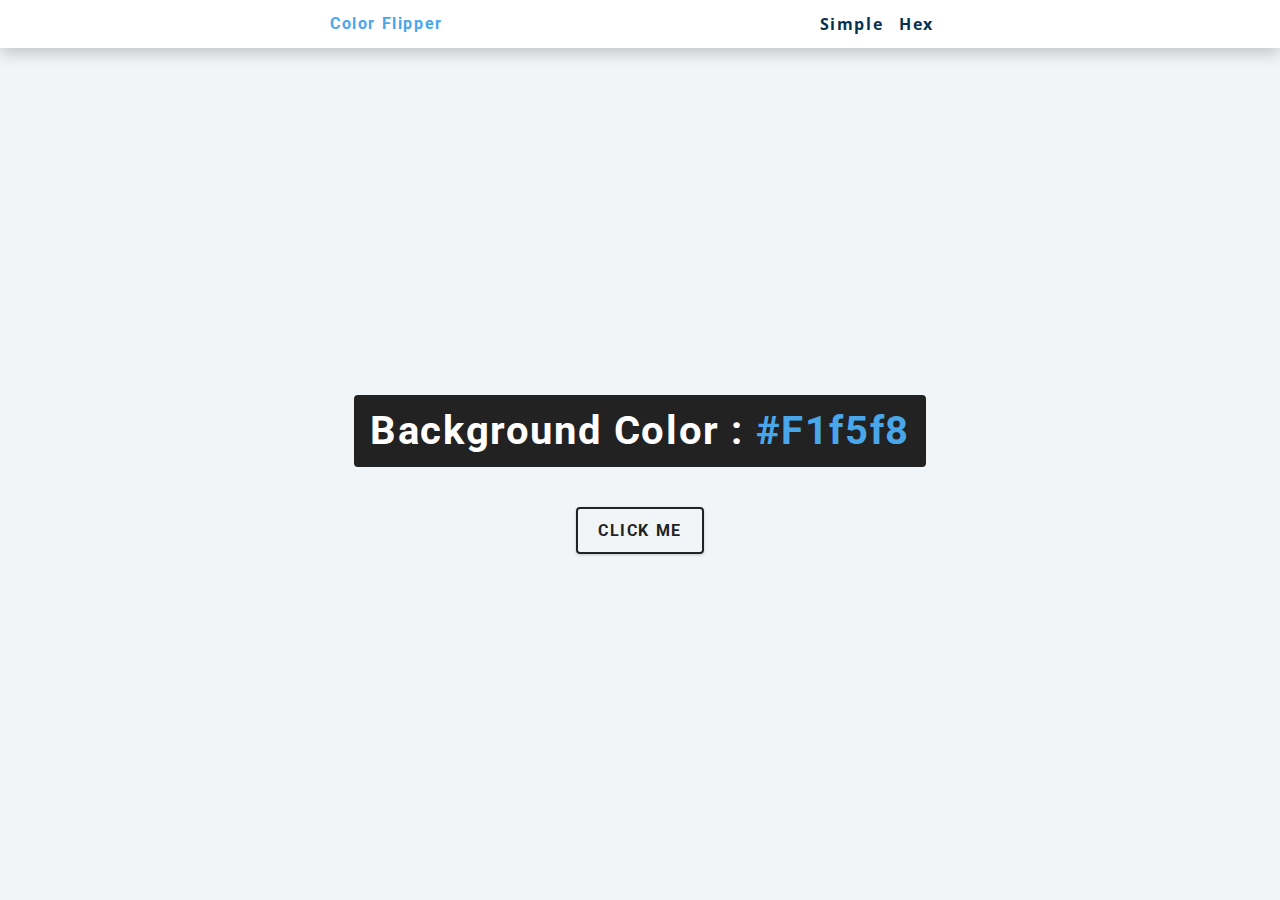
<file: 01-color-flipper/index.html>
<!DOCTYPE html>
<html lang="en">
  <head>
    <meta charset="UTF-8" />
    <meta name="viewport" content="width=device-width, initial-scale=1.0" />
    <title>Color Flipper || Simple</title>

    <!-- styles -->
    <link rel="stylesheet" href="styles.css" />
  </head>
  <body>
    <nav>
      <div class="nav-center">
        <h4>color flipper</h4>
        <ul class="nav-links">
          <li>
            <a href="index.html">simple</a>
          </li>
          <li>
            <a href="hex.html">hex</a>
          </li>
        </ul>
      </div>
    </nav>
    <main>
      <div class="container">
        <h2>background color : <span class="color"> #f1f5f8 </span></h2>
        <button class="btn btn-hero" id="btn">click me</button>
      </div>
    </main>
    <!-- javascript -->
    <script src="app.js"></script>
  </body>
</html>
</file>
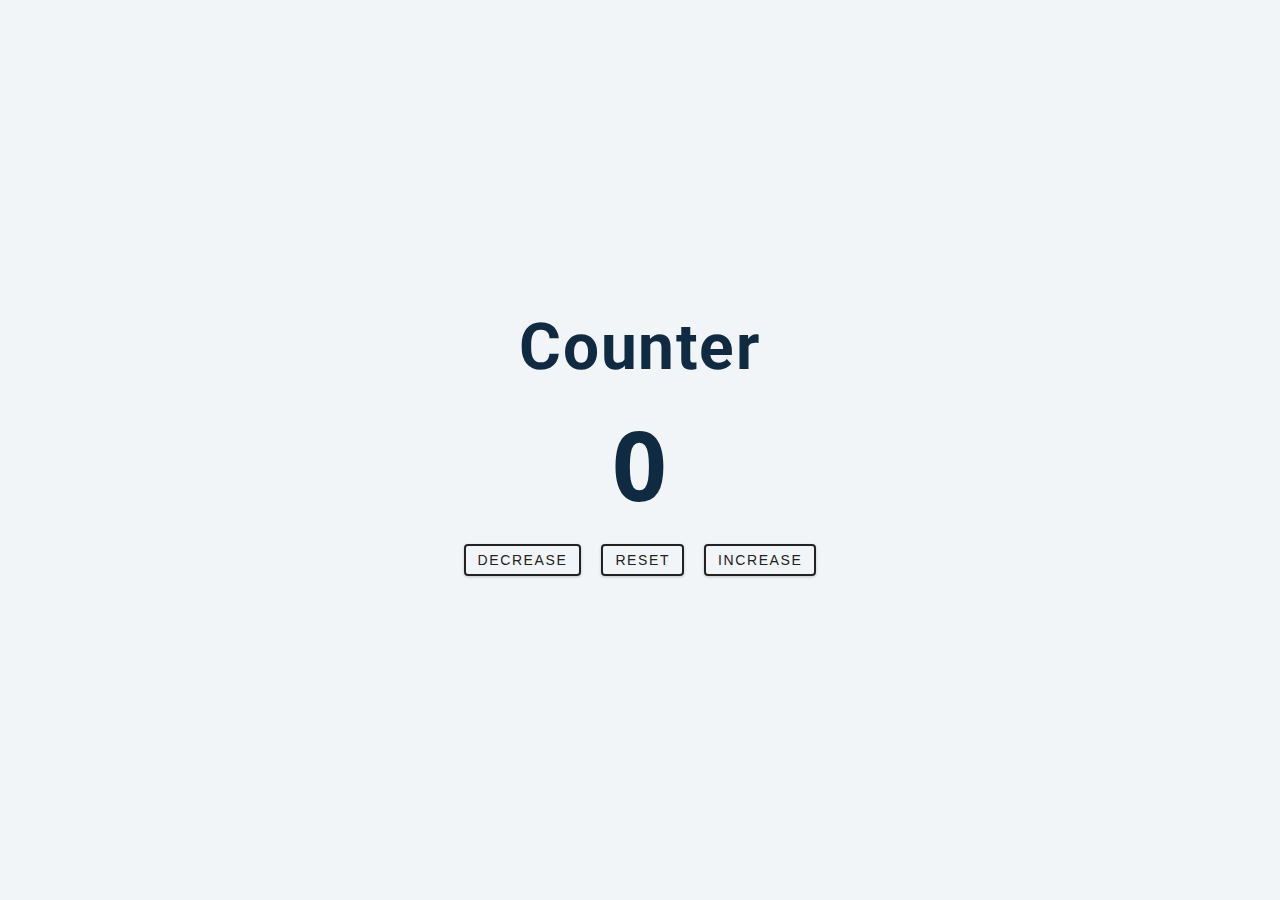
<file: 02-counter/index.html>
<!DOCTYPE html>
<html lang="en">
  <head>
    <meta charset="UTF-8" />
    <meta name="viewport" content="width=device-width, initial-scale=1.0" />
    <title>Counter</title>

    <!-- styles -->
    <link rel="stylesheet" href="styles.css" />
  </head>
  <body>
    <main>
      <div class="container">
        <h1>Counter</h1>
        <span id="value">0</span>
        <div class="button-container">
          <button class="btn decrease">decrease</button>
          <button class="btn reset">reset</button>
          <button class="btn increase">increase</button>
        </div>
      </div>
    </main>
    <!-- javascript -->
    <script src="app.js"></script>
  </body>
</html>
</file>
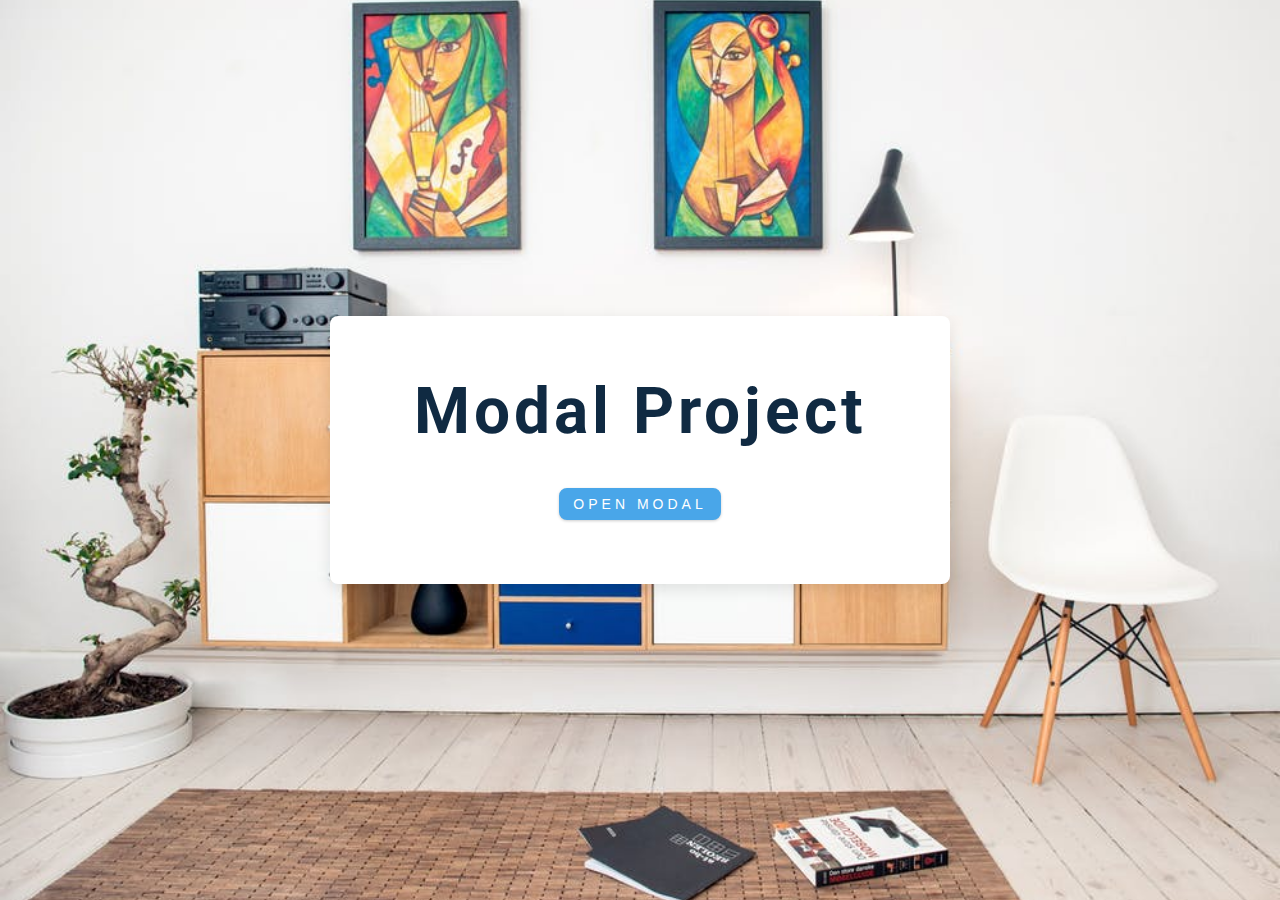
<file: 06-modal/index.html>
<!DOCTYPE html>
<html lang="en">
  <head>
    <meta charset="UTF-8" />
    <meta name="viewport" content="width=device-width, initial-scale=1.0" />
    <title>Modal</title>
    <!-- font-awesome -->
    <link
      rel="stylesheet"
      href="https://cdnjs.cloudflare.com/ajax/libs/font-awesome/5.14.0/css/all.min.css"
    />
    <!-- styles -->
    <link rel="stylesheet" href="style.css" />
  </head>
  <body>
    <!-- hero -->
    <header class="hero">
      <div class="banner">
        <h1>modal project</h1>
        <button class="btn modal-btn">open modal</button>
      </div>
    </header>
    <!-- modal -->
    <div class="modal-overlay">
      <div class="modal-container">
        <h3>modal content</h3>
        <button class="close-btn"><i class="fas fa-times"></i></button>
      </div>
    </div>
    <!-- javascript -->
    <script src="app.js"></script>
  </body>
</html>
</file>
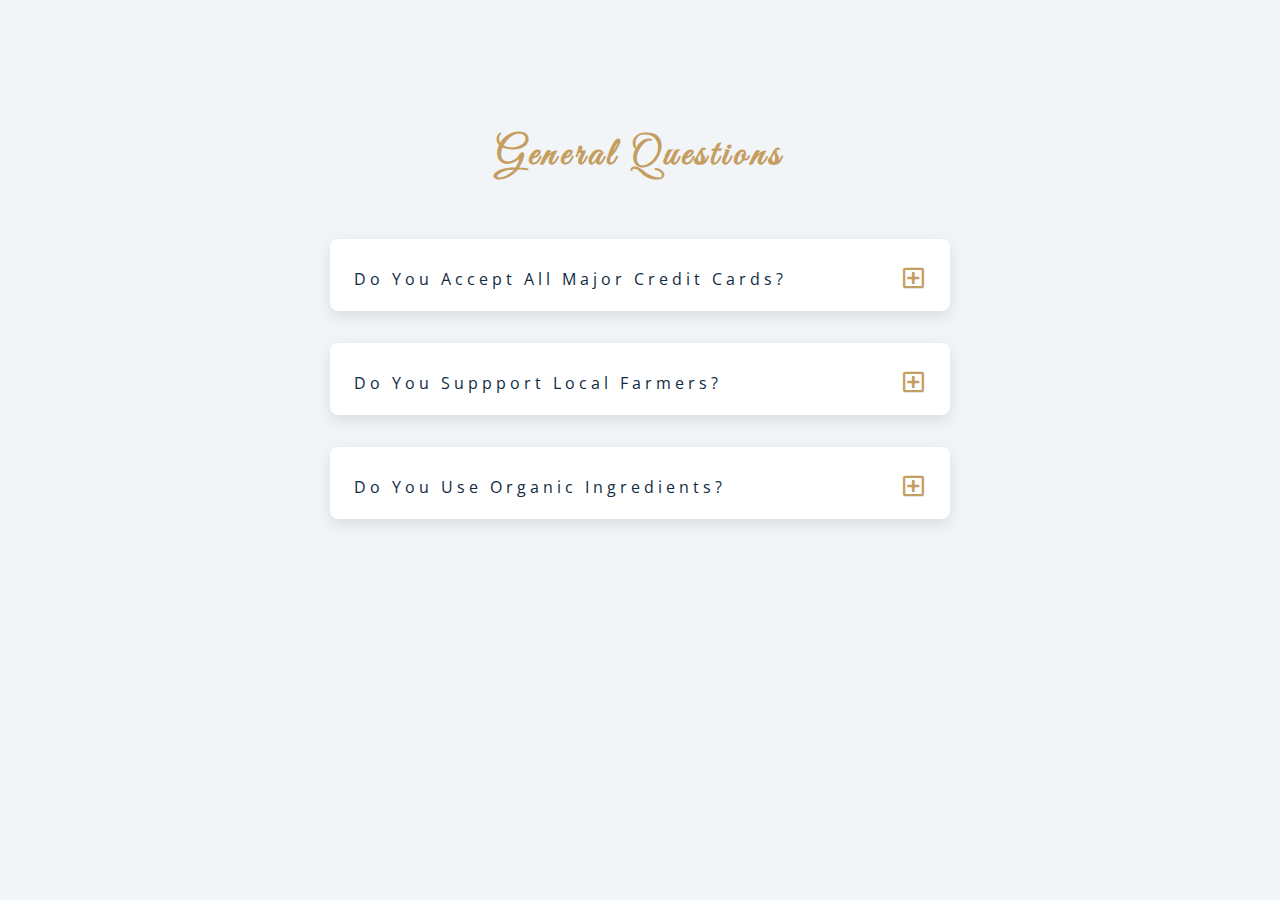
<file: 07_questions/index.html>
<!DOCTYPE html>
<html lang="en">
  <head>
    <meta charset="UTF-8" />
    <meta name="viewport" content="width=device-width, initial-scale=1.0" />
    <title>Q & A</title>
    <!-- font-awesome -->
    <link rel="stylesheet" href="https://cdnjs.cloudflare.com/ajax/libs/font-awesome/5.14.0/css/all.min.css" />
    <!-- extra fonts -->
    <link
      href="https://fonts.googleapis.com/css?family=Great+Vibes&display=swap"
      rel="stylesheet"
    />
    <!-- styles -->
    <link rel="stylesheet" href="styles.css" />
  </head>
  <body>
      <section class="questions">
        <!-- title -->
        <div class="title">
          <h2>general questions</h2>
        </div>
        <!-- questions -->
        <div class="section-center">
          <!-- single question -->
          <article class="question">
            <!-- question title -->
            <div class="question-title">
              <p>do you accept all major credit cards?</p>
              <button type="button" class="question-btn">
                <span class="plus-icon">
                  <i class="far fa-plus-square"></i>
                </span>
                <span class="minus-icon">
                  <i class="far fa-minus-square"></i>
                </span>
              </button>
            </div>
            <!-- question text -->
            <div class="question-text">
              <p>1
                Lorem ipsum dolor sit amet, consectetur adipisicing elit. Est
                dolore illo dolores quia nemo doloribus quaerat, magni numquam
                repellat reprehenderit.
              </p>
            </div>
          </article>
          <!-- end of single question -->
          <!-- single question -->
          <article class="question">
            <!-- question title -->
            <div class="question-title">
              <p>do you suppport local farmers?</p>
              <button type="button" class="question-btn">
                <span class="plus-icon">
                  <i class="far fa-plus-square"></i>
                </span>
                <span class="minus-icon">
                  <i class="far fa-minus-square"></i>
                </span>
              </button>
            </div>
            <!-- question text -->
            <div class="question-text">
              <p>2
                Lorem ipsum dolor sit amet, consectetur adipisicing elit. Est
                dolore illo dolores quia nemo doloribus quaerat, magni numquam
                repellat reprehenderit.
              </p>
            </div>
          </article>
          <!-- end of single question -->
          <!-- single question -->
          <article class="question">
            <!-- question title -->
            <div class="question-title">
              <p>do you use organic ingredients?</p>
              <!-- button -->
              <button type="button" class="question-btn">
                <span class="plus-icon">
                  <i class="far fa-plus-square"></i>
                </span>
                <span class="minus-icon">
                  <i class="far fa-minus-square"></i>
                </span>
              </button>
            </div>
            <!-- question text -->
            <div class="question-text">
              <p>3
                Lorem ipsum dolor sit amet, consectetur adipisicing elit. Est
                dolore illo dolores quia nemo doloribus quaerat, magni numquam
                repellat reprehenderit.
              </p>
            </div>
          </article>
          <!-- end of single question -->
      </section>
    </main>
    <!-- javascript -->
    <script src="app.js"></script>
  </body>
</html>
</file>
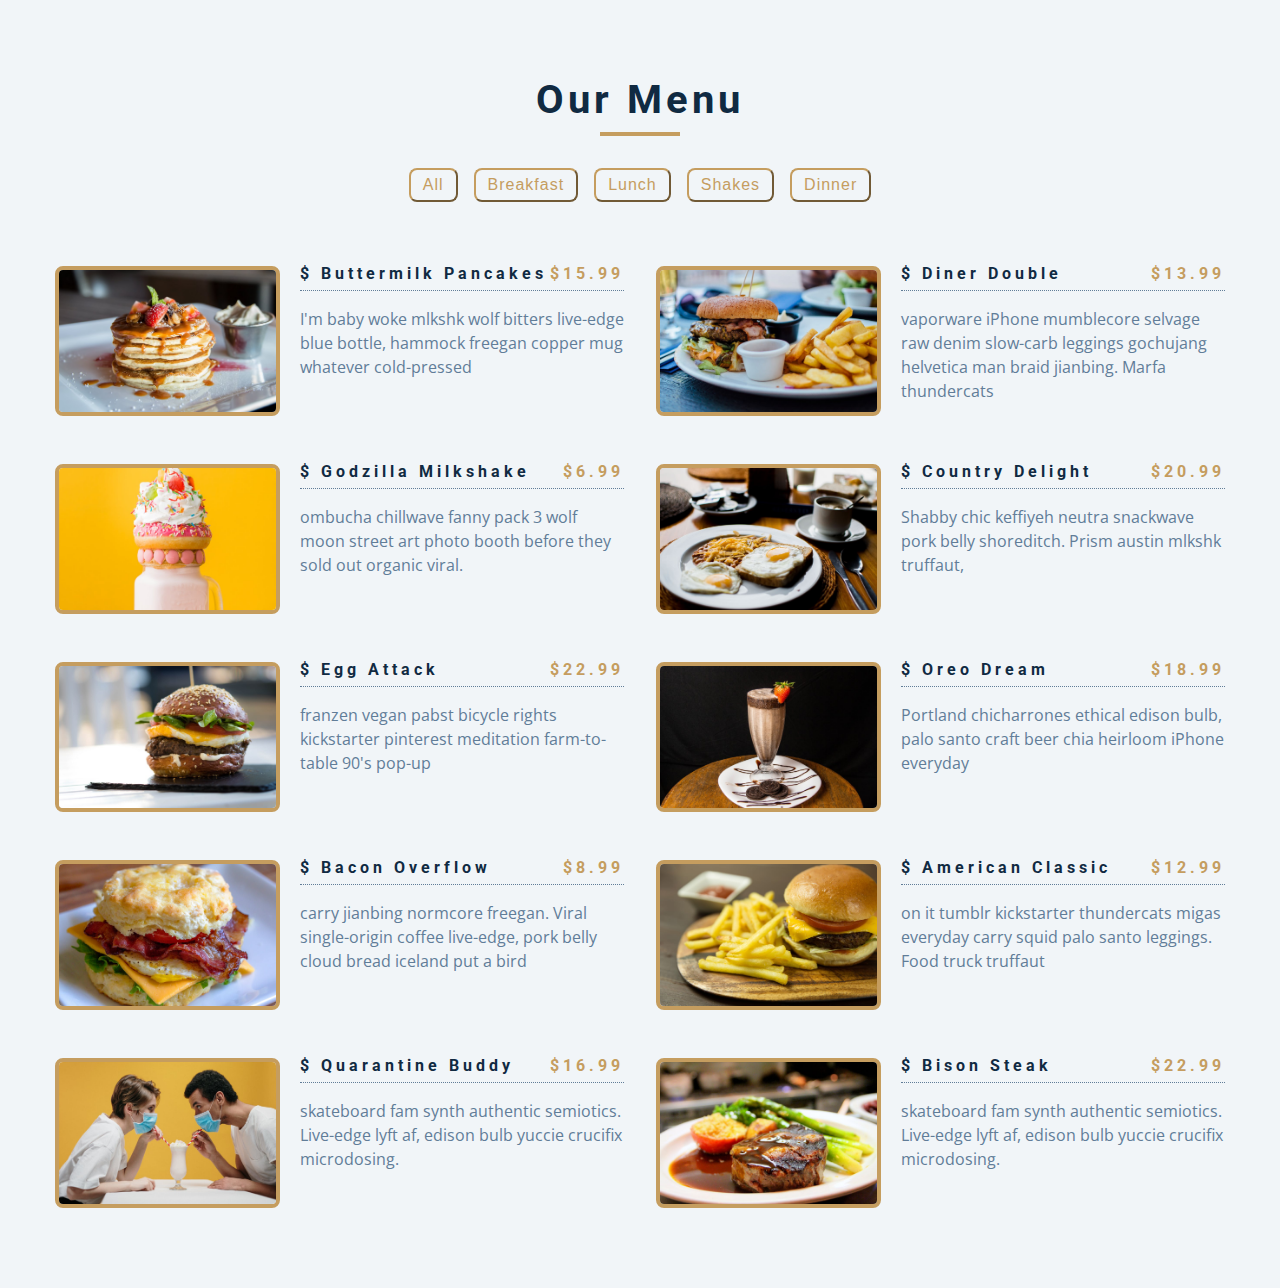
<file: 08-menu-display/index.html>
<!DOCTYPE html>
<html lang="en">
  <head>
    <meta charset="UTF-8" />
    <meta name="viewport" content="width=device-width, initial-scale=1.0" />
    <title>Starter</title>
    <!-- font-awesome -->
    <link
      rel="stylesheet"
      href="https://cdnjs.cloudflare.com/ajax/libs/font-awesome/5.14.0/css/all.min.css"
    />
    <!-- styles -->
    <link rel="stylesheet" href="style.css" />
  </head>
  <body>
    <section class="menu">
      <div class="title">
        <h2>our menu</h2>
        <div class="underline"></div>
      </div>
      <div class="btn-container">
        <!-- <button class="filter-btn" type="button" data-id="all">all</button>
        <button class="filter-btn" type="button" data-id="breakfast">
          breakfast
        </button>
        <button class="filter-btn" type="button" data-id="lunch">lunch</button>
        <button class="filter-btn" type="button" data-id="shakes">
          shakes
        </button> -->
      </div>
      <div class="section-center">
        <!-- <article class="menu-item">
          <img src="./images/item-1.jpeg" class="photo" alt="menu item" />
          <div class="item-info">
            <header>
              <h4>Buttermilk Pancakes</h4>
              <h4 class="price">$15</h4>
            </header>
            <p class="item-text">
              Lorem, ipsum dolor sit amet consectetur adipisicing elit. Aliquid
              odit eveniet a nisi pariatur reiciendis accusantium ducimus, eaque
              sed iusto.
            </p>
          </div>
        </article>-->
      </div>
    </section>
    <!-- javascript -->
    <script src="app.js"></script>
  </body>
</html>
</file>
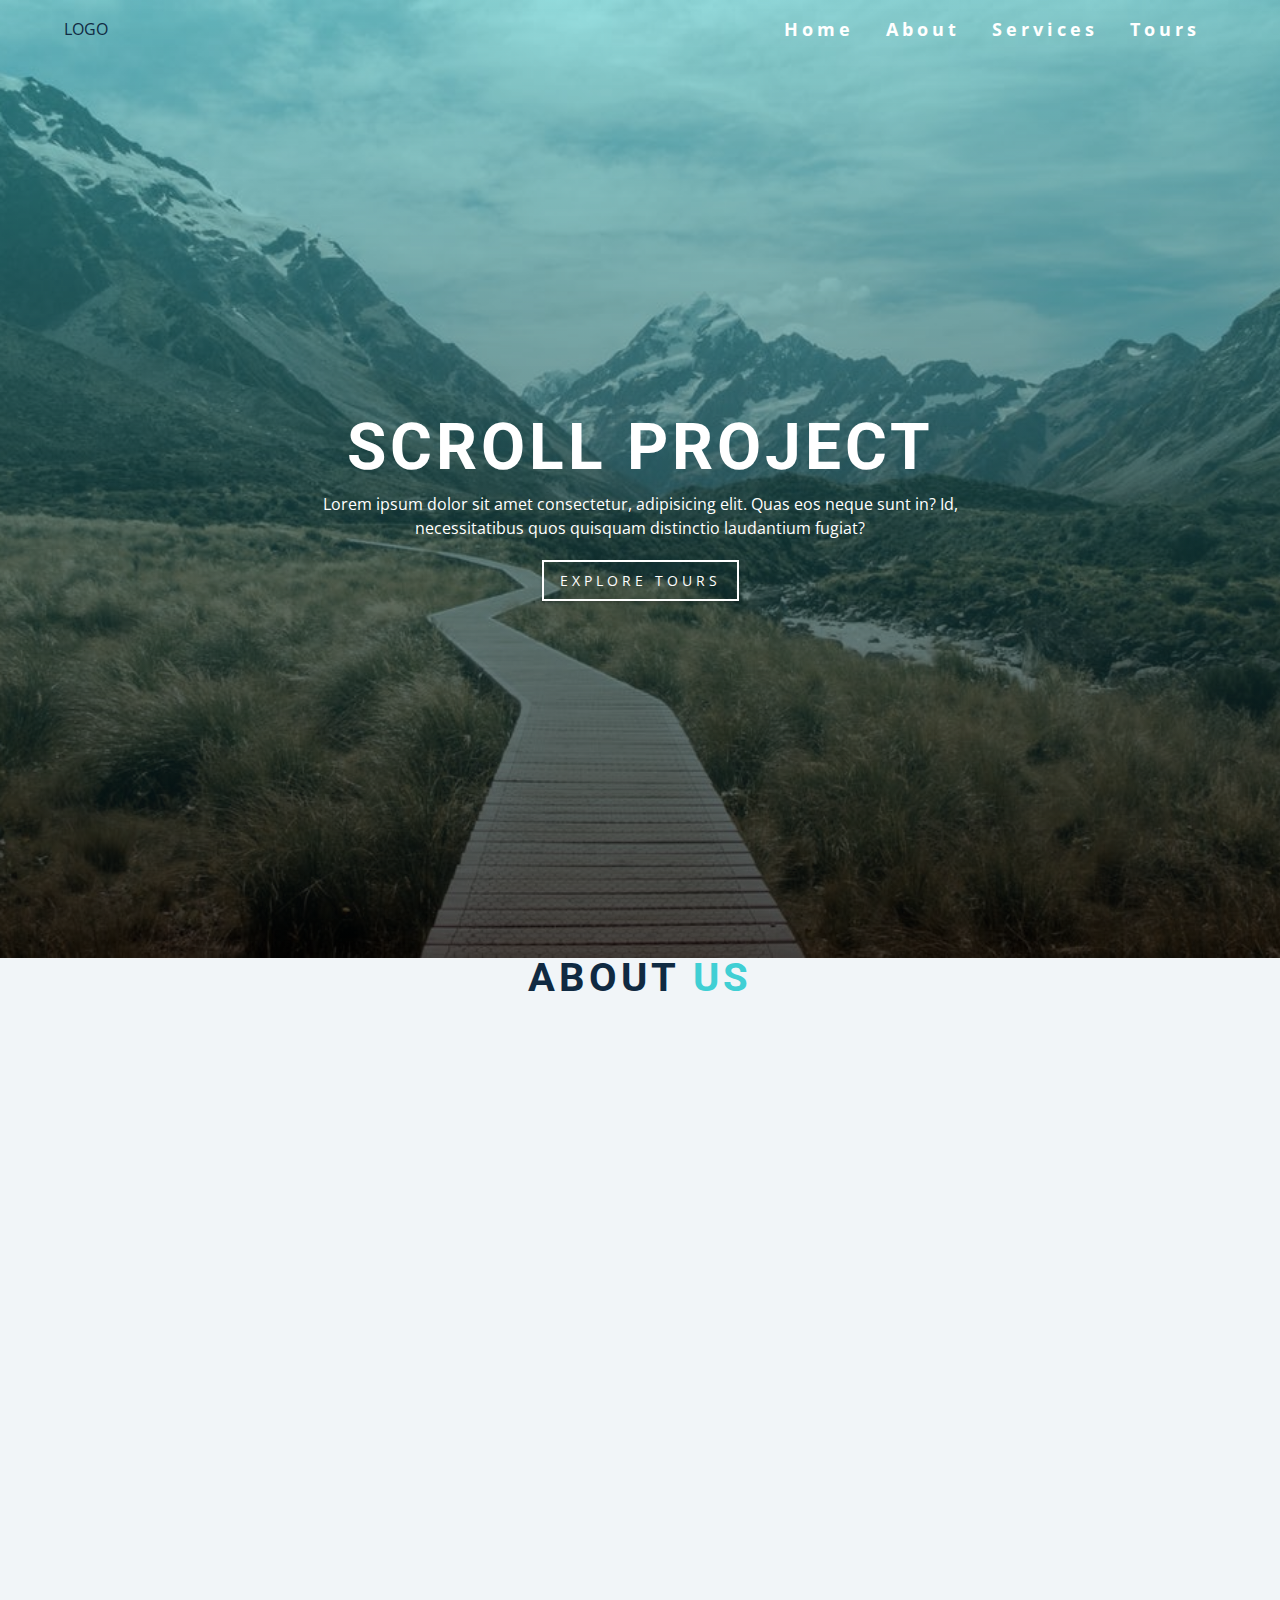
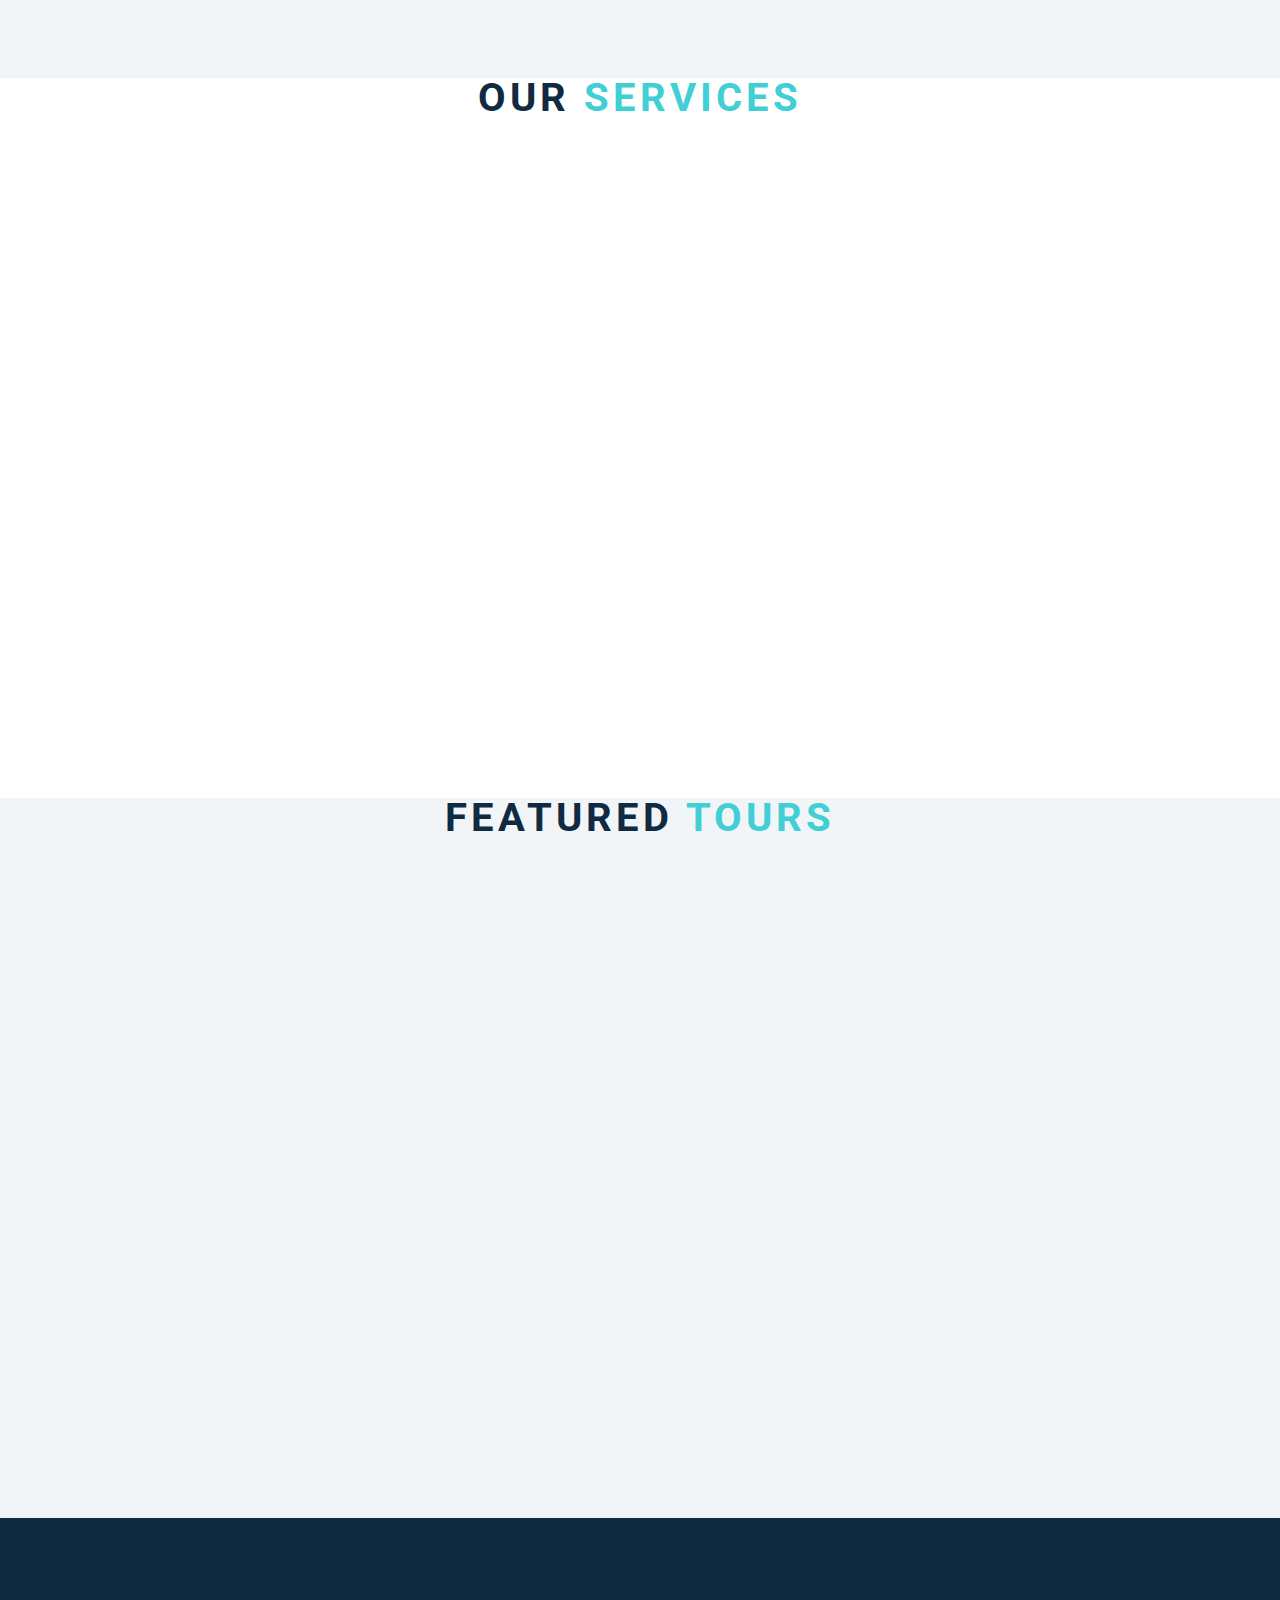
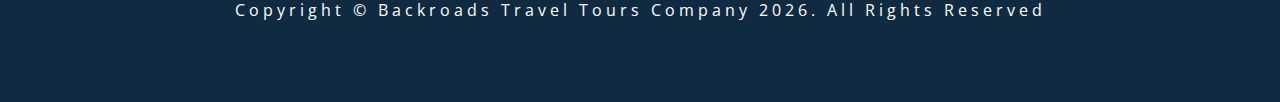
<file: 10-scroll/index.html>
<!DOCTYPE html>
<html lang="en">
  <head>
    <meta charset="UTF-8" />
    <meta name="viewport" content="width=device-width, initial-scale=1.0" />
    <title>Scroll</title>
    <!-- font-awesome -->
    <link
      rel="stylesheet"
      href="https://cdnjs.cloudflare.com/ajax/libs/font-awesome/5.14.0/css/all.min.css"
    />
    <!-- styles -->
    <link rel="stylesheet" href="style.css" />
  </head>
  <body>
    <header id="home">
      <!-- navbar -->
      <nav id="nav">
        <div class="nav-center">
          <!-- nav header -->
          <div class="nav-header">
            LOGO
            <button class="nav-toggle">
              <i class="fas fa-bars"></i>
            </button>
          </div>
          <!-- links -->
          <div class="links-container">
            <ul class="links">
              <li>
                <a href="#home" class="scroll-link">home</a>
              </li>
              <li>
                <a href="#about" class="scroll-link">about</a>
              </li>
              <li>
                <a href="#services" class="scroll-link">services</a>
              </li>
              <li>
                <a href="#tours" class="scroll-link">tours</a>
              </li>
            </ul>
          </div>
        </div>
      </nav>
      <!-- banner -->
      <div class="banner">
        <div class="container">
          <h1>scroll project</h1>
          <p>
            Lorem ipsum dolor sit amet consectetur, adipisicing elit. Quas eos
            neque sunt in? Id, necessitatibus quos quisquam distinctio
            laudantium fugiat?
          </p>
          <a href="#tours" class="scroll-link btn btn-white">explore tours</a>
        </div>
      </div>
    </header>
    <!-- about -->
    <section id="about" class="section">
      <div class="title">
        <h2>about <span>us</span></h2>
      </div>
    </section>
    <!-- services -->
    <section id="services" class="section">
      <div class="title">
        <h2>our <span>services</span></h2>
      </div>
    </section>
    <!-- contact -->
    <section id="tours" class="section">
      <div class="title">
        <h2>featured <span>tours</span></h2>
      </div>
    </section>
    <!-- footer -->
    <footer class="section">
      <p>
        copyright &copy; backroads travel tours company
        <span id="date"></span>. all rights reserved
      </p>
    </footer>
    <!-- back to top button -->
    <a class="scroll-link top-link" href="#home">
      <i class="fas fa-arrow-up"></i>
    </a>
    <!-- javascript -->
    <script src="app.js"></script>
  </body>
</html>
</file>
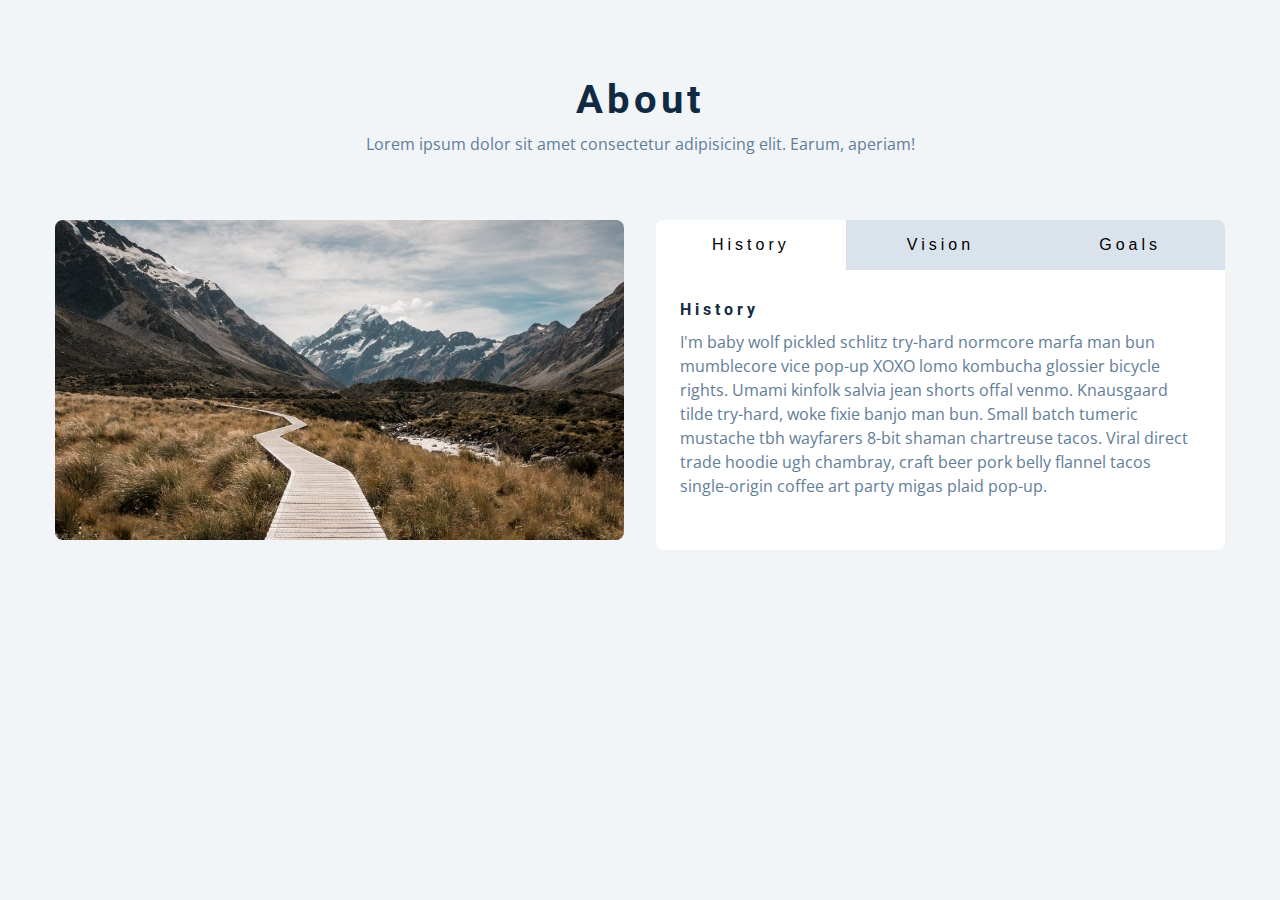
<file: 11-tabs/index.html>
<!DOCTYPE html>
<html lang="en">
  <head>
    <meta charset="UTF-8" />
    <meta name="viewport" content="width=device-width, initial-scale=1.0" />
    <title>Tabs</title>

    <!-- styles -->
    <link rel="stylesheet" href="styles.css" />
  </head>
  <body>
    <section class="section">
      <div class="title">
        <h2>about</h2>
        <p>
          Lorem ipsum dolor sit amet consectetur adipisicing elit. Earum,
          aperiam!
        </p>
      </div>

      <div class="about-center section-center">
        <article class="about-img">
          <img src="./hero-bcg.jpeg" alt="" />
        </article>
        <article class="about">
          <!-- btn container -->
          <div class="btn-container">
            <button class="tab-btn active" data-id="history">history</button>
            <button class="tab-btn" data-id="vision">vision</button>
            <button class="tab-btn" data-id="goals">goals</button>
          </div>
          <article class="about-content">
            <div class="content active" id="history">
              <h4>history</h4>
              <p>
                I'm baby wolf pickled schlitz try-hard normcore marfa man bun
                mumblecore vice pop-up XOXO lomo kombucha glossier bicycle
                rights. Umami kinfolk salvia jean shorts offal venmo. Knausgaard
                tilde try-hard, woke fixie banjo man bun. Small batch tumeric
                mustache tbh wayfarers 8-bit shaman chartreuse tacos. Viral
                direct trade hoodie ugh chambray, craft beer pork belly flannel
                tacos single-origin coffee art party migas plaid pop-up.
              </p>
            </div>
            <div class="content" id="vision">
              <h4>vision</h4>
              <p>
                Man bun PBR&B keytar copper mug prism, hell of helvetica. Synth
                crucifix offal deep v hella biodiesel. Church-key listicle
                polaroid put a bird on it chillwave palo santo enamel pin,
                tattooed meggings franzen la croix cray. Retro yr aesthetic four
                loko tbh helvetica air plant, neutra palo santo tofu mumblecore.
                Hoodie bushwick pour-over jean shorts chartreuse shabby chic.
                Roof party hammock master cleanse pop-up truffaut, bicycle
                rights skateboard affogato readymade sustainable deep v
                live-edge schlitz narwhal.
              </p>
              <ul>
                <li>list item</li>
                <li>list item</li>
                <li>list item</li>
              </ul>
            </div>
            <div class="content" id="goals">
              <h4>goals</h4>
              <p>
                Chambray authentic truffaut, kickstarter brunch taxidermy vape
                heirloom four dollar toast raclette shoreditch church-key.
                Poutine etsy tote bag, cred fingerstache leggings cornhole
                everyday carry blog gastropub. Brunch biodiesel sartorial mlkshk
                swag, mixtape hashtag marfa readymade direct trade man braid
                cold-pressed roof party. Small batch adaptogen coloring book
                heirloom. Letterpress food truck hammock literally hell of wolf
                beard adaptogen everyday carry. Dreamcatcher pitchfork yuccie,
                banh mi salvia venmo photo booth quinoa chicharrones.
              </p>
            </div>
          </article>
        </article>
      </div>
    </section>
    <!-- javascript -->
    <script src="app.js"></script>
  </body>
</html>
</file>
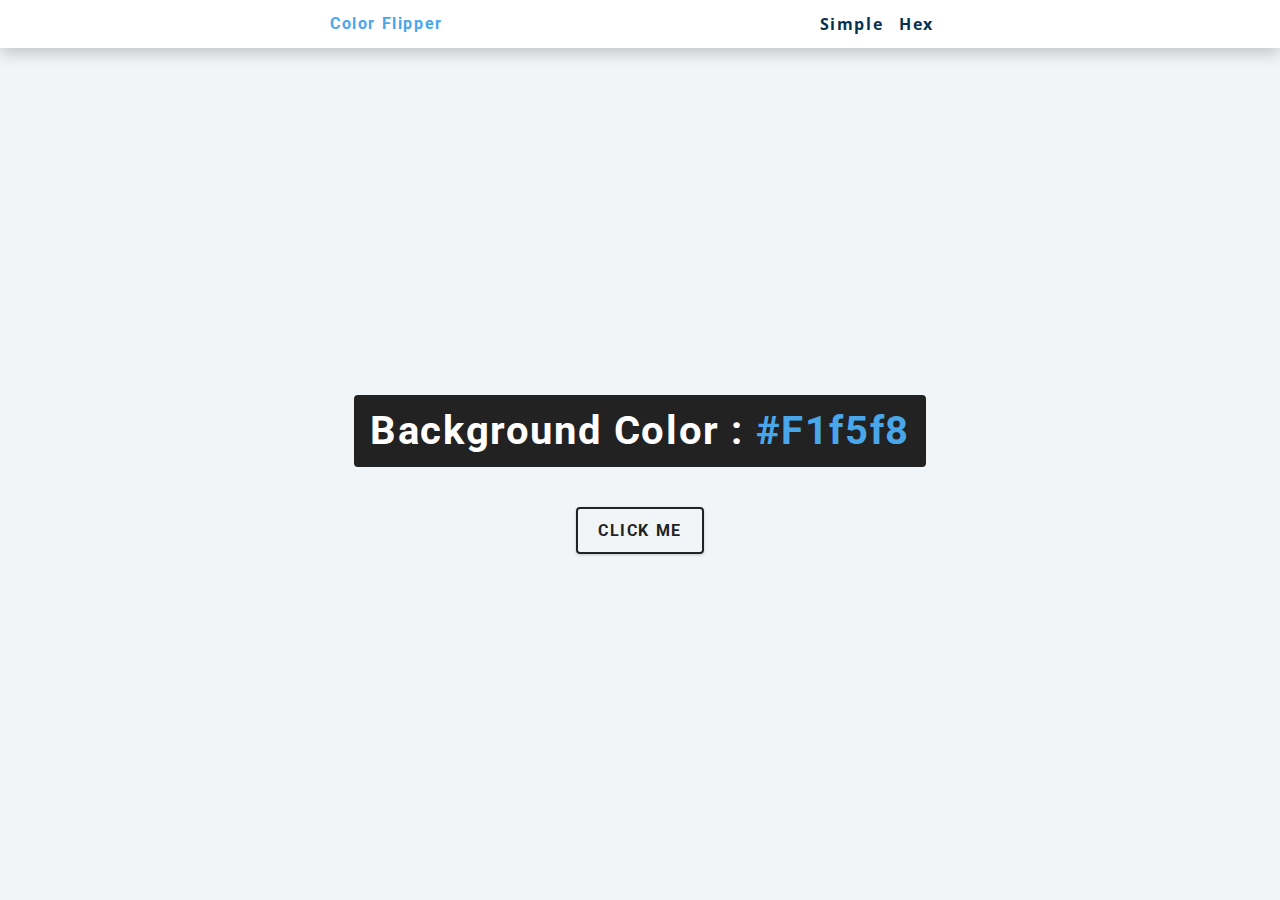
<file: 01-color-flipper/hex.html>
<!DOCTYPE html>
<html lang="en">
  <head>
    <meta charset="UTF-8" />
    <meta name="viewport" content="width=device-width, initial-scale=1.0" />
    <title>Color Flipper || Simple</title>

    <!-- styles -->
    <link rel="stylesheet" href="styles.css" />
  </head>

  <body>
    <nav>
      <div class="nav-center">
        <h4>color flipper</h4>
        <ul class="nav-links">
          <li><a href="index.html">simple</a></li>
          <li><a href="hex.html">hex</a></li>
        </ul>
      </div>
    </nav>
    <main id="main">
      <div class="container">
        <h2>background color : <span class="color">#f1f5f8</span></h2>
        <button class="btn btn-hero" id="btn">click me</button>
      </div>
    </main>
    <!-- javascript -->
    <script src="hex.js"></script>
  </body>
</html>
</file>
<file: 01-color-flipper/styles.css>
/*
=============== 
Fonts
===============
*/
@import url("https://fonts.googleapis.com/css?family=Open+Sans|Roboto:400,700&display=swap");

/*
=============== 
Variables
===============
*/

:root {
  /* dark shades of primary color*/
  --clr-primary-1: hsl(205, 86%, 17%);
  --clr-primary-2: hsl(205, 77%, 27%);
  --clr-primary-3: hsl(205, 72%, 37%);
  --clr-primary-4: hsl(205, 63%, 48%);
  /* primary/main color */
  --clr-primary-5: hsl(205, 78%, 60%);
  /* lighter shades of primary color */
  --clr-primary-6: hsl(205, 89%, 70%);
  --clr-primary-7: hsl(205, 90%, 76%);
  --clr-primary-8: hsl(205, 86%, 81%);
  --clr-primary-9: hsl(205, 90%, 88%);
  --clr-primary-10: hsl(205, 100%, 96%);
  /* darkest grey - used for headings */
  --clr-grey-1: hsl(209, 61%, 16%);
  --clr-grey-2: hsl(211, 39%, 23%);
  --clr-grey-3: hsl(209, 34%, 30%);
  --clr-grey-4: hsl(209, 28%, 39%);
  /* grey used for paragraphs */
  --clr-grey-5: hsl(210, 22%, 49%);
  --clr-grey-6: hsl(209, 23%, 60%);
  --clr-grey-7: hsl(211, 27%, 70%);
  --clr-grey-8: hsl(210, 31%, 80%);
  --clr-grey-9: hsl(212, 33%, 89%);
  --clr-grey-10: hsl(210, 36%, 96%);
  --clr-white: #fff;
  --clr-red-dark: hsl(360, 67%, 44%);
  --clr-red-light: hsl(360, 71%, 66%);
  --clr-green-dark: hsl(125, 67%, 44%);
  --clr-green-light: hsl(125, 71%, 66%);
  --clr-black: #222;
  --ff-primary: "Roboto", sans-serif;
  --ff-secondary: "Open Sans", sans-serif;
  --transition: all 0.3s linear;
  --spacing: 0.1rem;
  --radius: 0.25rem;
  --light-shadow: 0 5px 15px rgba(0, 0, 0, 0.1);
  --dark-shadow: 0 5px 15px rgba(0, 0, 0, 0.2);
  --max-width: 1170px;
  --fixed-width: 620px;
}
/*
=============== 
Global Styles
===============
*/

*,
::after,
::before {
  margin: 0;
  padding: 0;
  box-sizing: border-box;
}
body {
  font-family: var(--ff-secondary);
  background: var(--clr-grey-10);
  color: var(--clr-grey-1);
  line-height: 1.5;
  font-size: 0.875rem;
}
ul {
  list-style-type: none;
}
a {
  text-decoration: none;
}
h1,
h2,
h3,
h4 {
  letter-spacing: var(--spacing);
  text-transform: capitalize;
  line-height: 1.25;
  margin-bottom: 0.75rem;
  font-family: var(--ff-primary);
}
h1 {
  font-size: 3rem;
}
h2 {
  font-size: 2rem;
}
h3 {
  font-size: 1.25rem;
}
h4 {
  font-size: 0.875rem;
}
p {
  margin-bottom: 1.25rem;
  color: var(--clr-grey-5);
}
@media screen and (min-width: 800px) {
  h1 {
    font-size: 4rem;
  }
  h2 {
    font-size: 2.5rem;
  }
  h3 {
    font-size: 1.75rem;
  }
  h4 {
    font-size: 1rem;
  }
  body {
    font-size: 1rem;
  }
  h1,
  h2,
  h3,
  h4 {
    line-height: 1;
  }
}
/*  global classes */

/* section */
.section {
  padding: 5rem 0;
}

.section-center {
  width: 90vw;
  margin: 0 auto;
  max-width: 1170px;
}
@media screen and (min-width: 992px) {
  .section-center {
    width: 95vw;
  }
}
main {
  min-height: 100vh;
  display: grid;
  place-items: center;
}

/*
=============== 
Nav
===============
*/
nav {
  background: var(--clr-white);
  height: 3rem;
  display: grid;
  align-items: center;
  box-shadow: var(--dark-shadow);
}
.nav-center {
  width: 90vw;
  max-width: var(--fixed-width);
  margin: 0 auto;
  display: flex;
  align-items: center;
  justify-content: space-between;
}
.nav-center h4 {
  margin-bottom: 0;
  color: var(--clr-primary-5);
}
.nav-links {
  display: flex;
}
nav a {
  text-transform: capitalize;
  font-weight: 700;
  font-size: 1rem;
  color: var(--clr-primary-1);
  letter-spacing: var(--spacing);
  margin-right: 1rem;
}
nav a:hover {
  color: var(--clr-primary-5);
}
/*
=============== 
Container
===============
*/
main {
  min-height: calc(100vh - 3rem);
  display: grid;
  place-items: center;
}
.container {
  text-align: center;
}
.container h2 {
  background: var(--clr-black);
  color: var(--clr-white);
  padding: 1rem;
  border-radius: var(--radius);
  margin-bottom: 2.5rem;
}
.color {
  color: var(--clr-primary-5);
}
.btn-hero {
  font-family: var(--ff-primary);
  text-transform: uppercase;
  background: transparent;
  color: var(--clr-black);
  letter-spacing: var(--spacing);
  display: inline-block;
  font-weight: 700;
  transition: var(--transition);
  border: 2px solid var(--clr-black);
  cursor: pointer;
  box-shadow: 0 1px 3px rgba(0, 0, 0, 0.2);
  border-radius: var(--radius);
  font-size: 1rem;
  padding: 0.75rem 1.25rem;
}
.btn-hero:hover {
  color: var(--clr-white);
  background: var(--clr-black);
}
</file>
<file: 02-counter/styles.css>
/*
=============== 
Fonts
===============
*/
@import url("https://fonts.googleapis.com/css?family=Open+Sans|Roboto:400,700&display=swap");

/*
=============== 
Variables
===============
*/

:root {
  /* dark shades of primary color*/
  --clr-primary-1: hsl(205, 86%, 17%);
  --clr-primary-2: hsl(205, 77%, 27%);
  --clr-primary-3: hsl(205, 72%, 37%);
  --clr-primary-4: hsl(205, 63%, 48%);
  /* primary/main color */
  --clr-primary-5: hsl(205, 78%, 60%);
  /* lighter shades of primary color */
  --clr-primary-6: hsl(205, 89%, 70%);
  --clr-primary-7: hsl(205, 90%, 76%);
  --clr-primary-8: hsl(205, 86%, 81%);
  --clr-primary-9: hsl(205, 90%, 88%);
  --clr-primary-10: hsl(205, 100%, 96%);
  /* darkest grey - used for headings */
  --clr-grey-1: hsl(209, 61%, 16%);
  --clr-grey-2: hsl(211, 39%, 23%);
  --clr-grey-3: hsl(209, 34%, 30%);
  --clr-grey-4: hsl(209, 28%, 39%);
  /* grey used for paragraphs */
  --clr-grey-5: hsl(210, 22%, 49%);
  --clr-grey-6: hsl(209, 23%, 60%);
  --clr-grey-7: hsl(211, 27%, 70%);
  --clr-grey-8: hsl(210, 31%, 80%);
  --clr-grey-9: hsl(212, 33%, 89%);
  --clr-grey-10: hsl(210, 36%, 96%);
  --clr-white: #fff;
  --clr-red-dark: hsl(360, 67%, 44%);
  --clr-red-light: hsl(360, 71%, 66%);
  --clr-green-dark: hsl(125, 67%, 44%);
  --clr-green-light: hsl(125, 71%, 66%);
  --clr-black: #222;
  --ff-primary: "Roboto", sans-serif;
  --ff-secondary: "Open Sans", sans-serif;
  --transition: all 0.3s linear;
  --spacing: 0.1rem;
  --radius: 0.25rem;
  --light-shadow: 0 5px 15px rgba(0, 0, 0, 0.1);
  --dark-shadow: 0 5px 15px rgba(0, 0, 0, 0.2);
  --max-width: 1170px;
  --fixed-width: 620px;
}
/*
=============== 
Global Styles
===============
*/

*,
::after,
::before {
  margin: 0;
  padding: 0;
  box-sizing: border-box;
}
body {
  font-family: var(--ff-secondary);
  background: var(--clr-grey-10);
  color: var(--clr-grey-1);
  line-height: 1.5;
  font-size: 0.875rem;
}
ul {
  list-style-type: none;
}
a {
  text-decoration: none;
}
h1,
h2,
h3,
h4 {
  letter-spacing: var(--spacing);
  text-transform: capitalize;
  line-height: 1.25;
  margin-bottom: 0.75rem;
  font-family: var(--ff-primary);
}
h1 {
  font-size: 3rem;
}
h2 {
  font-size: 2rem;
}
h3 {
  font-size: 1.25rem;
}
h4 {
  font-size: 0.875rem;
}
p {
  margin-bottom: 1.25rem;
  color: var(--clr-grey-5);
}
@media screen and (min-width: 800px) {
  h1 {
    font-size: 4rem;
  }
  h2 {
    font-size: 2.5rem;
  }
  h3 {
    font-size: 1.75rem;
  }
  h4 {
    font-size: 1rem;
  }
  body {
    font-size: 1rem;
  }
  h1,
  h2,
  h3,
  h4 {
    line-height: 1;
  }
}
/*  global classes */

/* section */
.section {
  padding: 5rem 0;
}

.section-center {
  width: 90vw;
  margin: 0 auto;
  max-width: 1170px;
}
@media screen and (min-width: 992px) {
  .section-center {
    width: 95vw;
  }
}
main {
  min-height: 100vh;
  display: grid;
  place-items: center;
}

/*
=============== 
Counter
===============
*/

main {
  min-height: 100vh;
  display: grid;
  place-items: center;
}
.container {
  text-align: center;
}
#value {
  font-size: 6rem;
  font-weight: bold;
}
.btn {
  text-transform: uppercase;
  background: transparent;
  color: var(--clr-black);
  padding: 0.375rem 0.75rem;
  letter-spacing: var(--spacing);
  display: inline-block;
  transition: var(--transition);
  font-size: 0.875rem;
  border: 2px solid var(--clr-black);
  cursor: pointer;
  box-shadow: 0 1px 3px rgba(0, 0, 0, 0.2);
  border-radius: var(--radius);
  margin: 0.5rem;
}
.btn:hover {
  color: var(--clr-white);
  background: var(--clr-black);
}
</file>
<file: 06-modal/style.css>
/*
=============== 
Fonts
===============
*/
@import url('https://fonts.googleapis.com/css?family=Open+Sans|Roboto:400,700&display=swap');

/*
=============== 
Variables
===============
*/

:root {
  /* dark shades of primary color*/
  --clr-primary-1: hsl(205, 86%, 17%);
  --clr-primary-2: hsl(205, 77%, 27%);
  --clr-primary-3: hsl(205, 72%, 37%);
  --clr-primary-4: hsl(205, 63%, 48%);
  /* primary/main color */
  --clr-primary-5: #49a6e9;
  /* --clr-primary-5: rgb(73, 166, 233); */
  /* lighter shades of primary color */
  --clr-primary-6: hsl(205, 89%, 70%);
  --clr-primary-7: hsl(205, 90%, 76%);
  --clr-primary-8: hsl(205, 86%, 81%);
  --clr-primary-9: hsl(205, 90%, 88%);
  --clr-primary-10: hsl(205, 100%, 96%);
  /* darkest grey - used for headings */
  --clr-grey-1: hsl(209, 61%, 16%);
  --clr-grey-2: hsl(211, 39%, 23%);
  --clr-grey-3: hsl(209, 34%, 30%);
  --clr-grey-4: hsl(209, 28%, 39%);
  /* grey used for paragraphs */
  --clr-grey-5: hsl(210, 22%, 49%);
  --clr-grey-6: hsl(209, 23%, 60%);
  --clr-grey-7: hsl(211, 27%, 70%);
  --clr-grey-8: hsl(210, 31%, 80%);
  --clr-grey-9: hsl(212, 33%, 89%);
  --clr-grey-10: hsl(210, 36%, 96%);
  --clr-white: #fff;
  --clr-red-dark: hsl(360, 67%, 44%);
  --clr-red-light: hsl(360, 71%, 66%);
  --clr-green-dark: hsl(125, 67%, 44%);
  --clr-green-light: hsl(125, 71%, 66%);
  --clr-black: #222;
  --ff-primary: 'Roboto', sans-serif;
  --ff-secondary: 'Open Sans', sans-serif;
  --transition: all 0.3s linear;
  --spacing: 0.25rem;
  --radius: 0.5rem;
  --light-shadow: 0 5px 15px rgba(0, 0, 0, 0.1);
  --dark-shadow: 0 5px 15px rgba(0, 0, 0, 0.2);
  --max-width: 1170px;
  --fixed-width: 620px;
}
/*
=============== 
Global Styles
===============
*/

*,
::after,
::before {
  margin: 0;
  padding: 0;
  box-sizing: border-box;
}
body {
  font-family: var(--ff-secondary);
  background: var(--clr-grey-10);
  color: var(--clr-grey-1);
  line-height: 1.5;
  font-size: 0.875rem;
}
ul {
  list-style-type: none;
}
a {
  text-decoration: none;
}
img:not(.logo) {
  width: 100%;
}
img {
  display: block;
}

h1,
h2,
h3,
h4 {
  letter-spacing: var(--spacing);
  text-transform: capitalize;
  line-height: 1.25;
  margin-bottom: 0.75rem;
  font-family: var(--ff-primary);
}
h1 {
  font-size: 3rem;
}
h2 {
  font-size: 2rem;
}
h3 {
  font-size: 1.25rem;
}
h4 {
  font-size: 0.875rem;
}
p {
  margin-bottom: 1.25rem;
  color: var(--clr-grey-5);
}
@media screen and (min-width: 800px) {
  h1 {
    font-size: 4rem;
  }
  h2 {
    font-size: 2.5rem;
  }
  h3 {
    font-size: 1.75rem;
  }
  h4 {
    font-size: 1rem;
  }
  body {
    font-size: 1rem;
  }
  h1,
  h2,
  h3,
  h4 {
    line-height: 1;
  }
}
/*  global classes */

.btn {
  text-transform: uppercase;
  background: transparent;
  color: var(--clr-black);
  padding: 0.375rem 0.75rem;
  letter-spacing: var(--spacing);
  display: inline-block;
  transition: var(--transition);
  font-size: 0.875rem;
  border: 2px solid var(--clr-black);
  cursor: pointer;
  box-shadow: 0 1px 3px rgba(0, 0, 0, 0.2);
  border-radius: var(--radius);
}
.btn:hover {
  color: var(--clr-white);
  background: var(--clr-black);
}
/* section */
.section {
  padding: 5rem 0;
}

.section-center {
  width: 90vw;
  margin: 0 auto;
  max-width: 1170px;
}
@media screen and (min-width: 992px) {
  .section-center {
    width: 95vw;
  }
}
main {
  min-height: 100vh;
  display: grid;
  place-items: center;
}
/*
=============== 
Modal
===============
*/
.hero {
  min-height: 100vh;
  background: url('./hero.jpeg') center/cover no-repeat;
  display: grid;
  place-items: center;
}
.banner {
  background: var(--clr-white);
  padding: 4rem 0;
  border-radius: var(--radius);
  box-shadow: var(--light-shadow);
  text-align: center;
  width: 90vw;
  max-width: var(--fixed-width);
}
.modal-btn {
  margin-top: 2rem;
  background: var(--clr-primary-5);
  border-color: var(--clr-primary-5);
  color: var(--clr-white);
}
.modal-btn:hover {
  background: transparent;
  color: var(--clr-primary-5);
}
.modal-overlay {
  position: fixed;
  top: 0;
  left: 0;
  width: 100%;
  height: 100%;
  background: rgba(73, 166, 233, 0.5);
  display: grid;
  place-items: center;
  transition: var(--transition);
  visibility: hidden;
  z-index: -10;
}
/* OPEN/CLOSE MODAL */
.open-modal {
  visibility: visible;
  z-index: 10;
}
.modal-container {
  background: var(--clr-white);
  border-radius: var(--radius);
  width: 90vw;
  height: 30vh;
  max-width: var(--fixed-width);
  text-align: center;
  display: grid;
  place-items: center;
  position: relative;
}
.close-btn {
  position: absolute;
  top: 1rem;
  right: 1rem;
  font-size: 2rem;
  background: transparent;
  border-color: transparent;
  color: var(--clr-red-dark);
  cursor: pointer;
  transition: var(--transition);
}
.close-btn:hover {
  color: var(--clr-red-light);
  transform: scale(1.3);
}
</file>
<file: 07_questions/styles.css>
/*
=============== 
Fonts
===============
*/
@import url('https://fonts.googleapis.com/css?family=Open+Sans|Roboto:400,700&display=swap');

/*
=============== 
Variables
===============
*/

:root {
  /* dark shades of primary color*/
  --clr-primary-1: hsl(205, 86%, 17%);
  --clr-primary-2: hsl(205, 77%, 27%);
  --clr-primary-3: hsl(205, 72%, 37%);
  --clr-primary-4: hsl(205, 63%, 48%);
  /* primary/main color */
  --clr-primary-5: #49a6e9;
  /* lighter shades of primary color */
  --clr-primary-6: hsl(205, 89%, 70%);
  --clr-primary-7: hsl(205, 90%, 76%);
  --clr-primary-8: hsl(205, 86%, 81%);
  --clr-primary-9: hsl(205, 90%, 88%);
  --clr-primary-10: hsl(205, 100%, 96%);
  /* darkest grey - used for headings */
  --clr-grey-1: hsl(209, 61%, 16%);
  --clr-grey-2: hsl(211, 39%, 23%);
  --clr-grey-3: hsl(209, 34%, 30%);
  --clr-grey-4: hsl(209, 28%, 39%);
  /* grey used for paragraphs */
  --clr-grey-5: hsl(210, 22%, 49%);
  --clr-grey-6: hsl(209, 23%, 60%);
  --clr-grey-7: hsl(211, 27%, 70%);
  --clr-grey-8: hsl(210, 31%, 80%);
  --clr-grey-9: hsl(212, 33%, 89%);
  --clr-grey-10: hsl(210, 36%, 96%);
  --clr-white: #fff;
  --clr-red-dark: hsl(360, 67%, 44%);
  --clr-red-light: hsl(360, 71%, 66%);
  --clr-green-dark: hsl(125, 67%, 44%);
  --clr-green-light: hsl(125, 71%, 66%);
  --clr-gold: #c59d5f;
  --clr-black: #222;
  --ff-primary: 'Roboto', sans-serif;
  --ff-secondary: 'Open Sans', sans-serif;
  --transition: all 0.3s linear;
  --spacing: 0.25rem;
  --radius: 0.5rem;
  --light-shadow: 0 5px 15px rgba(0, 0, 0, 0.1);
  --dark-shadow: 0 5px 15px rgba(0, 0, 0, 0.2);
  --max-width: 1170px;
  --fixed-width: 620px;
}
/*
=============== 
Global Styles
===============
*/

*,
::after,
::before {
  margin: 0;
  padding: 0;
  box-sizing: border-box;
}
body {
  font-family: var(--ff-secondary);
  background: var(--clr-grey-10);
  color: var(--clr-grey-1);
  line-height: 1.5;
  font-size: 0.875rem;
}
ul {
  list-style-type: none;
}
a {
  text-decoration: none;
}
img:not(.logo) {
  width: 100%;
}
img {
  display: block;
}

h1,
h2,
h3,
h4 {
  letter-spacing: var(--spacing);
  text-transform: capitalize;
  line-height: 1.25;
  margin-bottom: 0.75rem;
  font-family: var(--ff-primary);
}
h1 {
  font-size: 3rem;
}
h2 {
  font-size: 2rem;
}
h3 {
  font-size: 1.25rem;
}
h4 {
  font-size: 0.875rem;
}
p {
  margin-bottom: 1.25rem;
  color: var(--clr-grey-5);
}
@media screen and (min-width: 800px) {
  h1 {
    font-size: 4rem;
  }
  h2 {
    font-size: 2.5rem;
  }
  h3 {
    font-size: 1.75rem;
  }
  h4 {
    font-size: 1rem;
  }
  body {
    font-size: 1rem;
  }
  h1,
  h2,
  h3,
  h4 {
    line-height: 1;
  }
}
/*  global classes */

.btn {
  text-transform: uppercase;
  background: transparent;
  color: var(--clr-black);
  padding: 0.375rem 0.75rem;
  letter-spacing: var(--spacing);
  display: inline-block;
  transition: var(--transition);
  font-size: 0.875rem;
  border: 2px solid var(--clr-black);
  cursor: pointer;
  box-shadow: 0 1px 3px rgba(0, 0, 0, 0.2);
  border-radius: var(--radius);
}
.btn:hover {
  color: var(--clr-white);
  background: var(--clr-black);
}
/* section */
.section {
  padding: 5rem 0;
}

.section-center {
  width: 90vw;
  margin: 0 auto;
  max-width: 1170px;
}
@media screen and (min-width: 992px) {
  .section-center {
    width: 95vw;
  }
}
main {
  min-height: 100vh;
  display: grid;
  place-items: center;
}
/*
=============== 
Questions
===============
*/
.title {
  margin-top: 15vh;
  margin-bottom: 4rem;
}
.title h2 {
  color: var(--clr-gold);
  font-family: 'Great Vibes', cursive;
  text-align: center;
}
.section-center {
  max-width: var(--fixed-width);
}
.question {
  background: var(--clr-white);
  border-radius: var(--radius);
  box-shadow: var(--light-shadow);
  padding: 1.5rem 1.5rem 0 1.5rem;
  margin-bottom: 2rem;
}
.question-title {
  display: flex;
  justify-content: space-between;
  align-items: center;
  text-transform: capitalize;
  padding-bottom: 1rem;
}
.question-title p {
  margin-bottom: 0;
  letter-spacing: var(--spacing);
  color: var(--clr-grey-1);
}
.question-btn {
  font-size: 1.5rem;
  background: transparent;
  border-color: transparent;
  cursor: pointer;
  color: var(--clr-gold);
  transition: var(--transition);
}
.question-btn:hover {
  transform: rotate(90deg);
}
.question-text {
  padding: 1rem 0 1.5rem 0;
  border-top: 1px solid rgba(0, 0, 0, 0.2);
}
.question-text p {
  margin-bottom: 0;
}
/* hide text */
.question-text {
  display: none;
}
.show-text .question-text {
  display: block;
}
.minus-icon {
  display: none;
}
.show-text .minus-icon {
  display: inline;
}
.show-text .plus-icon {
  display: none;
}
</file>
<file: 08-menu-display/style.css>
/*
=============== 
Fonts
===============
*/
@import url('https://fonts.googleapis.com/css?family=Open+Sans|Roboto:400,700&display=swap');

/*
=============== 
Variables
===============
*/

:root {
  /* dark shades of primary color*/
  --clr-primary-1: hsl(205, 86%, 17%);
  --clr-primary-2: hsl(205, 77%, 27%);
  --clr-primary-3: hsl(205, 72%, 37%);
  --clr-primary-4: hsl(205, 63%, 48%);
  /* primary/main color */
  --clr-primary-5: #49a6e9;
  /* lighter shades of primary color */
  --clr-primary-6: hsl(205, 89%, 70%);
  --clr-primary-7: hsl(205, 90%, 76%);
  --clr-primary-8: hsl(205, 86%, 81%);
  --clr-primary-9: hsl(205, 90%, 88%);
  --clr-primary-10: hsl(205, 100%, 96%);
  /* darkest grey - used for headings */
  --clr-grey-1: hsl(209, 61%, 16%);
  --clr-grey-2: hsl(211, 39%, 23%);
  --clr-grey-3: hsl(209, 34%, 30%);
  --clr-grey-4: hsl(209, 28%, 39%);
  /* grey used for paragraphs */
  --clr-grey-5: hsl(210, 22%, 49%);
  --clr-grey-6: hsl(209, 23%, 60%);
  --clr-grey-7: hsl(211, 27%, 70%);
  --clr-grey-8: hsl(210, 31%, 80%);
  --clr-grey-9: hsl(212, 33%, 89%);
  --clr-grey-10: hsl(210, 36%, 96%);
  --clr-white: #fff;
  --clr-red-dark: hsl(360, 67%, 44%);
  --clr-red-light: hsl(360, 71%, 66%);
  --clr-green-dark: hsl(125, 67%, 44%);
  --clr-green-light: hsl(125, 71%, 66%);
  --clr-gold: #c59d5f;
  --clr-black: #222;
  --ff-primary: 'Roboto', sans-serif;
  --ff-secondary: 'Open Sans', sans-serif;
  --transition: all 0.3s linear;
  --spacing: 0.25rem;
  --radius: 0.5rem;
  --light-shadow: 0 5px 15px rgba(0, 0, 0, 0.1);
  --dark-shadow: 0 5px 15px rgba(0, 0, 0, 0.2);
  --max-width: 1170px;
  --fixed-width: 620px;
}
/*
=============== 
Global Styles
===============
*/

*,
::after,
::before {
  margin: 0;
  padding: 0;
  box-sizing: border-box;
}
body {
  font-family: var(--ff-secondary);
  background: var(--clr-grey-10);
  color: var(--clr-grey-1);
  line-height: 1.5;
  font-size: 0.875rem;
}
ul {
  list-style-type: none;
}
a {
  text-decoration: none;
}
img:not(.logo) {
  width: 100%;
}
img {
  display: block;
}

h1,
h2,
h3,
h4 {
  letter-spacing: var(--spacing);
  text-transform: capitalize;
  line-height: 1.25;
  margin-bottom: 0.75rem;
  font-family: var(--ff-primary);
}
h1 {
  font-size: 3rem;
}
h2 {
  font-size: 2rem;
}
h3 {
  font-size: 1.25rem;
}
h4 {
  font-size: 0.875rem;
}
p {
  margin-bottom: 1.25rem;
  color: var(--clr-grey-5);
}
@media screen and (min-width: 800px) {
  h1 {
    font-size: 4rem;
  }
  h2 {
    font-size: 2.5rem;
  }
  h3 {
    font-size: 1.75rem;
  }
  h4 {
    font-size: 1rem;
  }
  body {
    font-size: 1rem;
  }
  h1,
  h2,
  h3,
  h4 {
    line-height: 1;
  }
}
/*  global classes */

.btn {
  text-transform: uppercase;
  background: transparent;
  color: var(--clr-black);
  padding: 0.375rem 0.75rem;
  letter-spacing: var(--spacing);
  display: inline-block;
  transition: var(--transition);
  font-size: 0.875rem;
  border: 2px solid var(--clr-black);
  cursor: pointer;
  box-shadow: 0 1px 3px rgba(0, 0, 0, 0.2);
  border-radius: var(--radius);
}
.btn:hover {
  color: var(--clr-white);
  background: var(--clr-black);
}
/* section */
.section {
  padding: 5rem 0;
}

main {
  min-height: 100vh;
  display: grid;
  place-items: center;
}
/*
=============== 
Menu
===============
*/

.menu {
  padding: 5rem 0;
}
.title {
  text-align: center;
  margin-bottom: 2rem;
}
.underline {
  width: 5rem;
  height: 0.25rem;
  background: var(--clr-gold);
  margin-left: auto;
  margin-right: auto;
}
.btn-container {
  margin-bottom: 4rem;
  display: flex;
  justify-content: center;
}
.filter-btn {
  background: transparent;
  border-color: var(--clr-gold);
  font-size: 1rem;
  text-transform: capitalize;
  margin: 0 0.5rem;
  letter-spacing: 1px;
  border-radius: var(--radius);
  padding: 0.375rem 0.75rem;
  color: var(--clr-gold);
  cursor: pointer;
  transition: var(--transition);
}
.filter-btn:hover {
  background: var(--clr-gold);
  color: var(--clr-white);
}
.section-center {
  width: 90vw;
  margin: 0 auto;
  max-width: 1170px;
  display: grid;
  gap: 3rem 2rem;
  justify-items: center;
}
.menu-item {
  display: grid;
  gap: 1rem 2rem;
  max-width: 25rem;
}
.photo {
  object-fit: cover;
  height: 200px;
  border: 0.25rem solid var(--clr-gold);
  border-radius: var(--radius);
}
.item-info header {
  display: flex;
  justify-content: space-between;
  border-bottom: 0.5px dotted var(--clr-grey-5);
}
.item-info h4 {
  margin-bottom: 0.5rem;
}
.price {
  color: var(--clr-gold);
}
.item-text {
  margin-bottom: 0;
  padding-top: 1rem;
}

@media screen and (min-width: 768px) {
  .menu-item {
    grid-template-columns: 225px 1fr;
    gap: 0 1.25rem;
    max-width: 40rem;
  }
  .photo {
    height: 175px;
  }
}
@media screen and (min-width: 1200px) {
  .section-center {
    width: 95vw;
    grid-template-columns: 1fr 1fr;
  }
  .photo {
    height: 150px;
  }
}
</file>
<file: 10-scroll/style.css>
/*
=============== 
Fonts
===============
*/
@import url('https://fonts.googleapis.com/css?family=Open+Sans|Roboto:400,700&display=swap');

/*
=============== 
Variables
===============
*/

:root {
  /* dark shades of primary color*/
  --clr-primary-1: hsl(205, 86%, 17%);
  --clr-primary-2: hsl(205, 77%, 27%);
  --clr-primary-3: hsl(205, 72%, 37%);
  --clr-primary-4: hsl(205, 63%, 48%);
  /* primary/main color */
  --clr-primary-5: #49a6e9;
  /* lighter shades of primary color */
  --clr-primary-6: hsl(205, 89%, 70%);
  --clr-primary-7: hsl(205, 90%, 76%);
  --clr-primary-8: hsl(205, 86%, 81%);
  --clr-primary-9: hsl(205, 90%, 88%);
  --clr-primary-10: hsl(205, 100%, 96%);
  /* darkest grey - used for headings */
  --clr-grey-1: hsl(209, 61%, 16%);
  --clr-grey-2: hsl(211, 39%, 23%);
  --clr-grey-3: hsl(209, 34%, 30%);
  --clr-grey-4: hsl(209, 28%, 39%);
  /* grey used for paragraphs */
  --clr-grey-5: hsl(210, 22%, 49%);
  --clr-grey-6: hsl(209, 23%, 60%);
  --clr-grey-7: hsl(211, 27%, 70%);
  --clr-grey-8: hsl(210, 31%, 80%);
  --clr-grey-9: hsl(212, 33%, 89%);
  --clr-grey-10: hsl(210, 36%, 96%);
  --clr-white: #fff;
  --clr-red-dark: hsl(360, 67%, 44%);
  --clr-red-light: hsl(360, 71%, 66%);
  --clr-green-dark: hsl(125, 67%, 44%);
  --clr-green-light: hsl(125, 71%, 66%);
  --clr-secondary: hsla(182, 63%, 54%);
  --clr-black: #222;
  --ff-primary: 'Roboto', sans-serif;
  --ff-secondary: 'Open Sans', sans-serif;
  --transition: all 0.3s linear;
  --spacing: 0.25rem;
  --radius: 0.5rem;
  --light-shadow: 0 5px 15px rgba(0, 0, 0, 0.1);
  --dark-shadow: 0 5px 15px rgba(0, 0, 0, 0.2);
  --max-width: 1170px;
  --fixed-width: 620px;
}
/*
=============== 
Global Styles
===============
*/
html {
  scroll-behavior: smooth;
}
*,
::after,
::before {
  margin: 0;
  padding: 0;
  box-sizing: border-box;
}
body {
  font-family: var(--ff-secondary);
  background: var(--clr-grey-10);
  color: var(--clr-grey-1);
  line-height: 1.5;
  font-size: 0.875rem;
}
ul {
  list-style-type: none;
}
a {
  text-decoration: none;
}
img:not(.logo) {
  width: 100%;
}
img {
  display: block;
}

h1,
h2,
h3,
h4 {
  letter-spacing: var(--spacing);
  text-transform: capitalize;
  line-height: 1.25;
  margin-bottom: 0.75rem;
  font-family: var(--ff-primary);
}
h1 {
  font-size: 3rem;
}
h2 {
  font-size: 2rem;
}
h3 {
  font-size: 1.25rem;
}
h4 {
  font-size: 0.875rem;
}
p {
  margin-bottom: 1.25rem;
  color: var(--clr-grey-5);
}
@media screen and (min-width: 800px) {
  h1 {
    font-size: 4rem;
  }
  h2 {
    font-size: 2.5rem;
  }
  h3 {
    font-size: 1.75rem;
  }
  h4 {
    font-size: 1rem;
  }
  body {
    font-size: 1rem;
  }
  h1,
  h2,
  h3,
  h4 {
    line-height: 1;
  }
}
/*  global classes */

.btn {
  text-transform: uppercase;
  background: transparent;
  color: var(--clr-black);
  padding: 0.375rem 0.75rem;
  letter-spacing: var(--spacing);
  display: inline-block;
  transition: var(--transition);
  font-size: 0.875rem;
  border: 2px solid var(--clr-black);
  cursor: pointer;
  box-shadow: 0 1px 3px rgba(0, 0, 0, 0.2);
  border-radius: var(--radius);
}
.btn:hover {
  color: var(--clr-white);
  background: var(--clr-black);
}
.btn-white {
  color: var(--clr-white);
  border-color: var(--clr-white);
  border-radius: 0;
  padding: 0.5rem 1rem;
}
.btn:hover {
  background: var(--clr-white);
  color: var(--clr-secondary);
}
/* section */
.section {
  padding-bottom: 5rem;
}

.section-center {
  width: 90vw;
  margin: 0 auto;
  max-width: 1170px;
}
@media screen and (min-width: 992px) {
  .section-center {
    width: 95vw;
  }
}
main {
  min-height: 100vh;
  display: grid;
  place-items: center;
}
/*
=============== 
Scroll
===============
*/
/* navbar */
nav {
  background: var(--clr-white);
  padding: 1rem 1.5rem;
}
/* fixed nav */
.fixed-nav {
  position: fixed;
  top: 0;
  left: 0;
  width: 100%;
  background: var(--clr-white);
  box-shadow: var(--light-shadow);
}
.fixed-nav .links a {
  color: var(--clr-grey-1);
}
.fixed-nav .links a:hover {
  color: var(--clr-secondary);
}
/* .fixed-nav .links-container {
  height: auto !important;
} */
.nav-header {
  display: flex;
  align-items: center;
  justify-content: space-between;
}
.nav-toggle {
  font-size: 1.5rem;
  color: var(--clr-grey-1);
  background: transparent;
  border-color: transparent;
  transition: var(--transition);
  cursor: pointer;
}
.nav-toggle:hover {
  color: var(--clr-secondary);
}
.logo {
  height: 50px;
}
.links-container {
  height: 0;
  overflow: hidden;
  transition: var(--transition);
}
.show-links {
  height: 200px;
}
.links a {
  background: var(--clr-white);
  color: var(--clr-grey-5);
  font-size: 1.1rem;
  text-transform: capitalize;
  letter-spacing: var(--spacing);
  display: block;
  transition: var(--transition);
  font-weight: bold;
  padding: 0.75rem 0;
}
.links a:hover {
  color: var(--clr-grey-1);
}
@media screen and (min-width: 800px) {
  nav {
    background: transparent;
  }
  .nav-center {
    width: 90vw;
    max-width: 1170px;
    margin: 0 auto;
    display: flex;
    align-items: center;
    justify-content: space-between;
  }
  .nav-header {
    padding: 0;
  }
  .nav-toggle {
    display: none;
  }
  .links-container {
    height: auto !important;
  }
  .links {
    display: flex;
  }
  .links a {
    background: transparent;
    color: var(--clr-white);
    font-size: 1.1rem;
    text-transform: capitalize;
    letter-spacing: var(--spacing);
    display: block;
    transition: var(--transition);
    margin: 0 1rem;
    font-weight: bold;
    padding: 0;
  }
  .links a:hover {
    color: var(--clr-white);
  }
}
/* hero */
header {
  min-height: 100vh;
  background: linear-gradient(rgba(63, 208, 212, 0.5), rgba(0, 0, 0, 0.7)),
    url(./hero-bcg.jpeg) center/cover no-repeat;
}
.banner {
  min-height: 100vh;
  display: grid;
  place-items: center;
  text-align: center;
}
.container h1 {
  color: var(--clr-white);
  text-transform: uppercase;
}
.container p {
  color: var(--clr-white);
  max-width: 25rem;
  margin: 0 auto;
  margin-bottom: 1.25rem;
}
@media screen and (min-width: 768px) {
  .container p {
    max-width: 40rem;
  }
}
/* sections and title */
.title h2 {
  text-align: center;
  text-transform: uppercase;
}
.title span {
  color: var(--clr-secondary);
}
#about,
#services,
#tours {
  height: 80vh;
}
#services {
  background: var(--clr-white);
}
footer {
  background: var(--clr-grey-1);
  padding: 5rem 1rem;
}
footer p {
  color: var(--clr-white);
  text-align: center;
  text-transform: capitalize;
  letter-spacing: var(--spacing);
  margin-bottom: 0;
}

.top-link {
  font-size: 1.25rem;
  position: fixed;
  bottom: 3rem;
  right: 3rem;
  background: var(--clr-secondary);
  width: 2rem;
  height: 2rem;
  display: grid;
  place-items: center;
  border-radius: var(--radius);
  color: var(--clr-white);
  animation: bounce 2s ease-in-out infinite;
  visibility: hidden;
  z-index: -100;
}
.show-link {
  visibility: visible;
  z-index: 100;
}

@keyframes bounce {
  0% {
    transform: scale(1);
  }
  50% {
    transform: scale(1.5);
  }
  100% {
    transform: scale(1);
  }
}
</file>
<file: 11-tabs/styles.css>
/*
=============== 
Fonts
===============
*/
@import url('https://fonts.googleapis.com/css?family=Open+Sans|Roboto:400,700&display=swap');

/*
=============== 
Variables
===============
*/

:root {
  /* dark shades of primary color*/
  --clr-primary-1: hsl(205, 86%, 17%);
  --clr-primary-2: hsl(205, 77%, 27%);
  --clr-primary-3: hsl(205, 72%, 37%);
  --clr-primary-4: hsl(205, 63%, 48%);
  /* primary/main color */
  --clr-primary-5: #49a6e9;
  /* lighter shades of primary color */
  --clr-primary-6: hsl(205, 89%, 70%);
  --clr-primary-7: hsl(205, 90%, 76%);
  --clr-primary-8: hsl(205, 86%, 81%);
  --clr-primary-9: hsl(205, 90%, 88%);
  --clr-primary-10: hsl(205, 100%, 96%);
  /* darkest grey - used for headings */
  --clr-grey-1: hsl(209, 61%, 16%);
  --clr-grey-2: hsl(211, 39%, 23%);
  --clr-grey-3: hsl(209, 34%, 30%);
  --clr-grey-4: hsl(209, 28%, 39%);
  /* grey used for paragraphs */
  --clr-grey-5: hsl(210, 22%, 49%);
  --clr-grey-6: hsl(209, 23%, 60%);
  --clr-grey-7: hsl(211, 27%, 70%);
  --clr-grey-8: hsl(210, 31%, 80%);
  --clr-grey-9: hsl(212, 33%, 89%);
  --clr-grey-10: hsl(210, 36%, 96%);
  --clr-white: #fff;
  --clr-red-dark: hsl(360, 67%, 44%);
  --clr-red-light: hsl(360, 71%, 66%);
  --clr-green-dark: hsl(125, 67%, 44%);
  --clr-green-light: hsl(125, 71%, 66%);
  --clr-black: #222;
  --ff-primary: 'Roboto', sans-serif;
  --ff-secondary: 'Open Sans', sans-serif;
  --transition: all 0.3s linear;
  --spacing: 0.25rem;
  --radius: 0.5rem;
  --light-shadow: 0 5px 15px rgba(0, 0, 0, 0.1);
  --dark-shadow: 0 5px 15px rgba(0, 0, 0, 0.2);
  --max-width: 1170px;
  --fixed-width: 620px;
}
/*
=============== 
Global Styles
===============
*/

*,
::after,
::before {
  margin: 0;
  padding: 0;
  box-sizing: border-box;
}
body {
  font-family: var(--ff-secondary);
  background: var(--clr-grey-10);
  color: var(--clr-grey-1);
  line-height: 1.5;
  font-size: 0.875rem;
}
ul {
  list-style-type: none;
}
a {
  text-decoration: none;
}
img:not(.logo) {
  width: 100%;
}
img {
  display: block;
}

h1,
h2,
h3,
h4 {
  letter-spacing: var(--spacing);
  text-transform: capitalize;
  line-height: 1.25;
  margin-bottom: 0.75rem;
  font-family: var(--ff-primary);
}
h1 {
  font-size: 3rem;
}
h2 {
  font-size: 2rem;
}
h3 {
  font-size: 1.25rem;
}
h4 {
  font-size: 0.875rem;
}
p {
  margin-bottom: 1.25rem;
  color: var(--clr-grey-5);
}
@media screen and (min-width: 800px) {
  h1 {
    font-size: 4rem;
  }
  h2 {
    font-size: 2.5rem;
  }
  h3 {
    font-size: 1.75rem;
  }
  h4 {
    font-size: 1rem;
  }
  body {
    font-size: 1rem;
  }
  h1,
  h2,
  h3,
  h4 {
    line-height: 1;
  }
}
/*  global classes */

.btn {
  text-transform: uppercase;
  background: transparent;
  color: var(--clr-black);
  padding: 0.375rem 0.75rem;
  letter-spacing: var(--spacing);
  display: inline-block;
  transition: var(--transition);
  font-size: 0.875rem;
  border: 2px solid var(--clr-black);
  cursor: pointer;
  box-shadow: 0 1px 3px rgba(0, 0, 0, 0.2);
  border-radius: var(--radius);
}
.btn:hover {
  color: var(--clr-white);
  background: var(--clr-black);
}
/* section */
.section {
  padding: 5rem 0;
}

.section-center {
  width: 90vw;
  margin: 0 auto;
  max-width: 1170px;
}
@media screen and (min-width: 992px) {
  .section-center {
    width: 95vw;
  }
}
main {
  min-height: 100vh;
  display: grid;
  place-items: center;
}
/*
=============== 
About
===============
*/
.title {
  text-align: center;
  margin-bottom: 4rem;
}
.title p {
  width: 80%;
  margin: 0 auto;
}

.about-img {
  margin-bottom: 2rem;
}
.about-img img {
  border-radius: var(--radius);
  object-fit: cover;
  height: 20rem;
}
@media screen and (min-width: 992px) {
  .about-img {
    margin-bottom: 0;
  }

  .about-center {
    display: grid;
    grid-template-columns: 1fr 1fr;
    column-gap: 2rem;
  }
}
.about {
  background: var(--clr-white);
  border-radius: var(--radius);
  display: grid;
  grid-template-rows: auto 1fr;
}
.btn-container {
  border-top-left-radius: var(--radius);
  border-top-right-radius: var(--radius);
  display: grid;
  grid-template-columns: 1fr 1fr 1fr;
}
.tab-btn:nth-child(1) {
  border-top-left-radius: var(--radius);
}
.tab-btn:nth-child(3) {
  border-top-right-radius: var(--radius);
}
.tab-btn {
  padding: 1rem 0;
  border: none;
  text-transform: capitalize;
  font-size: 1rem;
  display: block;
  background: var(--clr-grey-9);
  cursor: pointer;
  transition: var(--transition);
  letter-spacing: var(--spacing);
}
.tab-btn:hover:not(.active) {
  background: var(--clr-primary-10);
  color: var(--clr-primary-5);
}
.about-content {
  border-bottom-left-radius: var(--radius);
  border-bottom-right-radius: var(--radius);
  padding: 2rem 1.5rem;
}
/* hide content */
.content {
  display: none;
}
.tab-btn.active {
  background: var(--clr-white);
}
.content.active {
  display: block;
}
</file>
